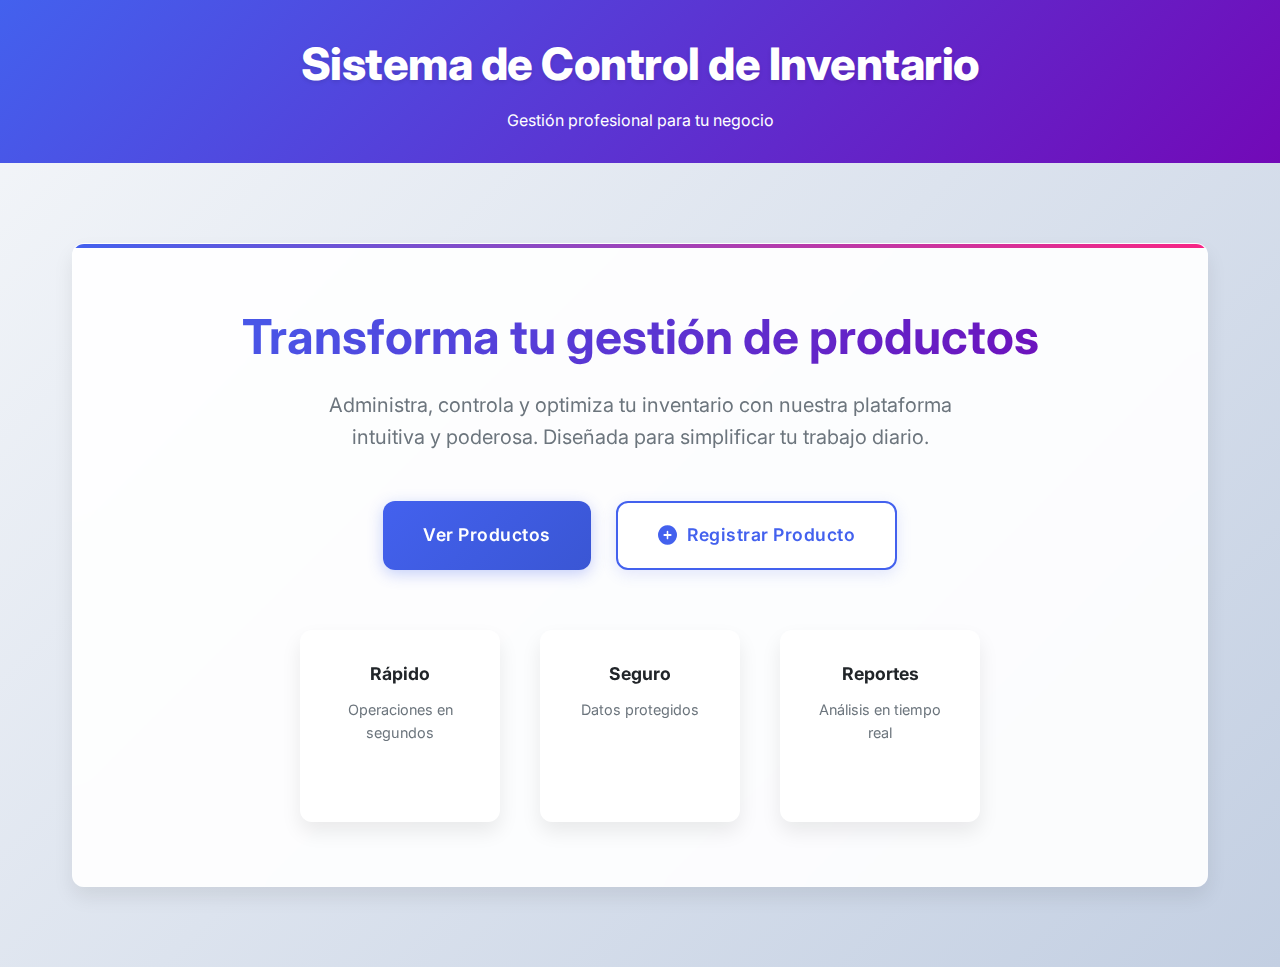
<file: index.html>
<!DOCTYPE html>
<html lang="es">
<head>
    <meta charset="UTF-8">
    <meta name="viewport" content="width=device-width, initial-scale=1.0">
    <title>Sistema de Inventario Inteligente</title>
    <link rel="stylesheet" href="css/style.css">
    <link rel="stylesheet" href="https://cdnjs.cloudflare.com/ajax/libs/font-awesome/6.4.0/css/all.min.css">
    <link href="https://fonts.googleapis.com/css2?family=Inter:wght@300;400;500;600;700;800&display=swap" rel="stylesheet">
</head>
<body>

<header>
    <h1>Sistema de Control de Inventario</h1>
    <p>Gestión profesional para tu negocio</p>
</header>

<section class="hero">
    <div class="hero-content">
        <h2>Transforma tu gestión de productos</h2>
        <p>Administra, controla y optimiza tu inventario con nuestra plataforma intuitiva y poderosa. Diseñada para simplificar tu trabajo diario.</p>

        <div class="buttons">
            <a href="productos.html" class="btn primary">
                Ver Productos
            </a>
            <a href="registrar.html" class="btn secondary">
                <i class="fas fa-plus-circle"></i>
                Registrar Producto
            </a>
        </div>

        <div class="features">
            <div class="feature">
                <h3>Rápido</h3>
                <p>Operaciones en segundos</p>
            </div>
            <div class="feature">
                <h3>Seguro</h3>
                <p>Datos protegidos</p>
            </div>
            <div class="feature">
                <h3>Reportes</h3>
                <p>Análisis en tiempo real</p>
            </div>
        </div>
    </div>
</section>

</body>
</html>
</file>
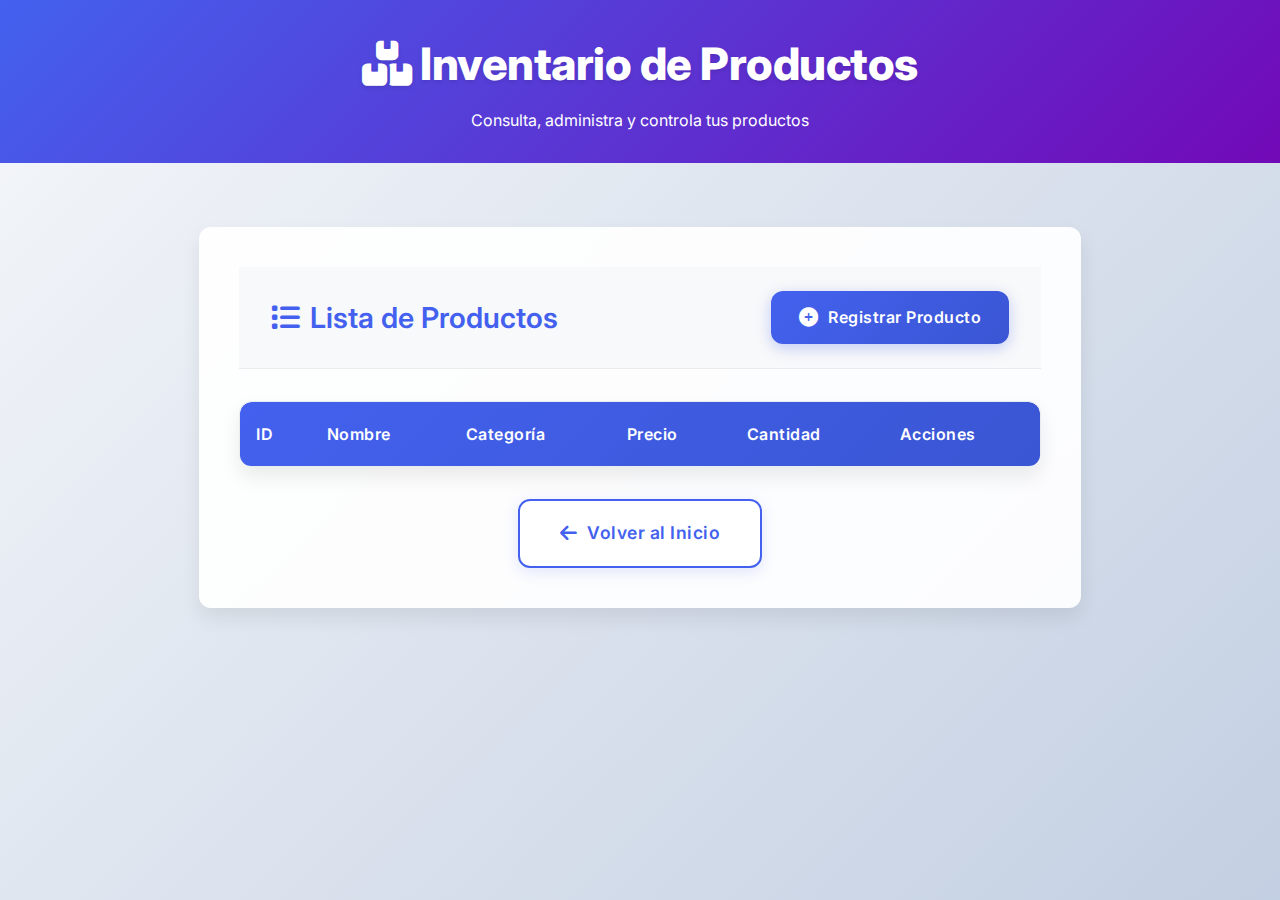
<file: editar.html>
<!DOCTYPE html> 
<html lang="es"> 
<head> 
    <meta charset="UTF-8"> 
    <meta name="viewport" content="width=device-width, initial-scale=1.0"> 
    <title>Editar Producto | Sistema de Inventario</title> 
    <link rel="stylesheet" href="css/style.css"> 
    <link href="https://fonts.googleapis.com/css2?family=Inter..." rel="stylesheet"> 
</head>
<body> 

<header> 
    <h1>Editar Producto</h1> 
    <p>Modifica la información del producto</p> 
</header>

<main class="container"> 
    <div class="top-bar"> 
        <h2>Editar Producto</h2> 
        <a href="productos.html" class="btn secondary">Volver a Productos</a>
    </div>

    <div class="form-card"> 
        <form id="form-editar"> 
            <div class="form-group">
                <label for="nombre">Nombre del Producto *</label>
                <input type="text" id="nombre" name="nombre" required> 
            </div>

            <div class="form-group"> 
                <label for="categoria">Categoría *</label>
                <input type="text" id="categoria" name="categoria" required> 
            </div>

            <div class="form-row"> 
                <div class="form-group">
                    <label for="precio">Precio *</label>
                    <input type="number" id="precio" name="precio" required step="0.01" min="0.01">
                </div>

                <div class="form-group"> 
                    <label for="cantidad">Cantidad en Stock *</label>
                    <input type="number" id="cantidad" name="cantidad" required min="0">
                </div>
            </div>

            <div class="form-actions"> <!-- Acciones de formulario -->
                <a href="productos.html" class="btn secondary">Cancelar</a> 
                <button type="submit" class="btn primary" id="btn-actualizar">Actualizar Producto</button> 
            </div>
        </form>
    </div>
</main>

<script>
// 1. Obtener id de la url
const urlParams = new URLSearchParams(window.location.search); // Crea objeto para leer parámetros URL
const productoId = urlParams.get('id'); 
const API_URL = "https://inventario-backend-production-4123.up.railway.app/api/productos/" + productoId;
/**
     * URL base para consumir el desde local.
     * const API_URL = "http://localhost:8080/api/productos";
    */

// 2. Cargar datos del producto
fetch(API_URL) // Hace petición GET a la API
    .then(respuesta => respuesta.json()) 
    .then(producto => { // Recibe datos del producto
        // Llena el formulario
        document.getElementById("nombre").value = producto.nombre; 
        document.getElementById("categoria").value = producto.categoria; 
        document.getElementById("precio").value = producto.precio; 
        document.getElementById("cantidad").value = producto.cantidad; 
    })
    .catch(error => { // Manejo de errores
        console.error("Error al cargar producto:", error); 
        alert("Error al cargar el producto"); 
        window.location.href = "productos.html"; // Redirige a lista productos
    });

// 3. Enviar formulario (para actualizar el producto)
document.getElementById("form-editar").addEventListener("submit", function(evento) { 
    evento.preventDefault(); 
    
    // Cambia estado botón
    const boton = document.getElementById("btn-actualizar"); 
    const textoOriginal = boton.textContent; // Guarda texto original
    boton.textContent = "Actualizando..."; 
    boton.disabled = true; 
    
    // Prepara datos
    const datos = { 
        nombre: document.getElementById("nombre").value, 
        categoria: document.getElementById("categoria").value, 
        precio: parseFloat(document.getElementById("precio").value), 
        cantidad: parseInt(document.getElementById("cantidad").value) 
    };
    
    // Envía datos a API
    fetch(API_URL, { 
        method: "PUT", 
        headers: {"Content-Type": "application/json"}, 
        body: JSON.stringify(datos) 
    })
    .then(respuesta => { // Maneja respuesta
        if (respuesta.ok) { 
            alert("Producto actualizado"); 
            window.location.href = "productos.html"; // Redirige a lista productos
        } else { 
            throw new Error("Error en la actualización"); // Lanza error
        }
    })
    .catch(error => { // Manejo de errores
        alert("Error al actualizar producto"); 
        console.error(error); 
    })
    .finally(() => { 
        boton.textContent = textoOriginal; 
        boton.disabled = false; 
    });
});
</script> 

</body> 
</html>
</file>
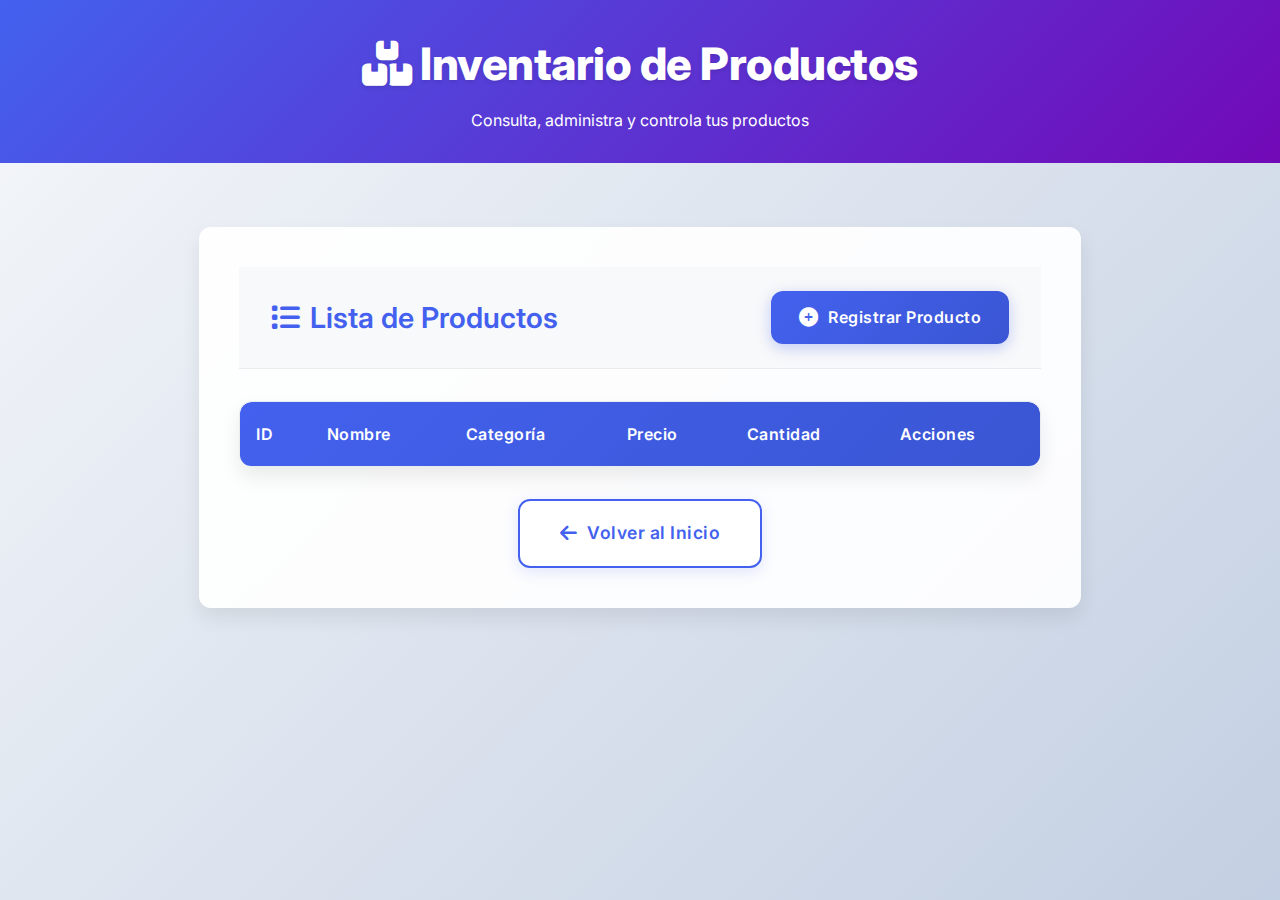
<file: productos.html>
<!DOCTYPE html>
<html lang="es">
<head>
    <meta charset="UTF-8">
    <meta name="viewport" content="width=device-width, initial-scale=1.0">
    <title>Productos | Sistema de Inventario</title>
    <link rel="stylesheet" href="css/style.css">
    <link rel="stylesheet" href="css/Producto.css">
    <link rel="stylesheet" 
          href="https://cdnjs.cloudflare.com/ajax/libs/font-awesome/6.4.0/css/all.min.css">
    <link href="https://fonts.googleapis.com/css2?family=Inter:wght@300;400;500;600;700;800&display=swap" rel="stylesheet">
</head>
<body>

<header>
    <h1><i class="fas fa-boxes"></i> Inventario de Productos</h1>
    <p>Consulta, administra y controla tus productos</p>
</header>

<main class="container">
    <div class="top-bar">
        <h2><i class="fas fa-list"></i> Lista de Productos</h2>
        <a href="registrar.html" class="btn primary">
            <i class="fas fa-plus-circle"></i> Registrar Producto
        </a>
    </div>

    <div class="table-card">
        <table>
            <thead>
                <tr>
                    <th>ID</th>
                    <th>Nombre</th>
                    <th>Categoría</th>
                    <th>Precio</th>
                    <th>Cantidad</th>
                    <th>Acciones</th>
                </tr>
            </thead>
            <tbody id="tabla-productos">
                <!-- Cargando... -->
            </tbody>
        </table>
    </div>
    
    <div style="margin-top: 2rem; text-align: center;">
        <a href="index.html" class="btn secondary">
            <i class="fas fa-arrow-left"></i> Volver al Inicio
        </a>
    </div>

</main>
<script src="js/app.js"></script>

</body>
</html>
</file>
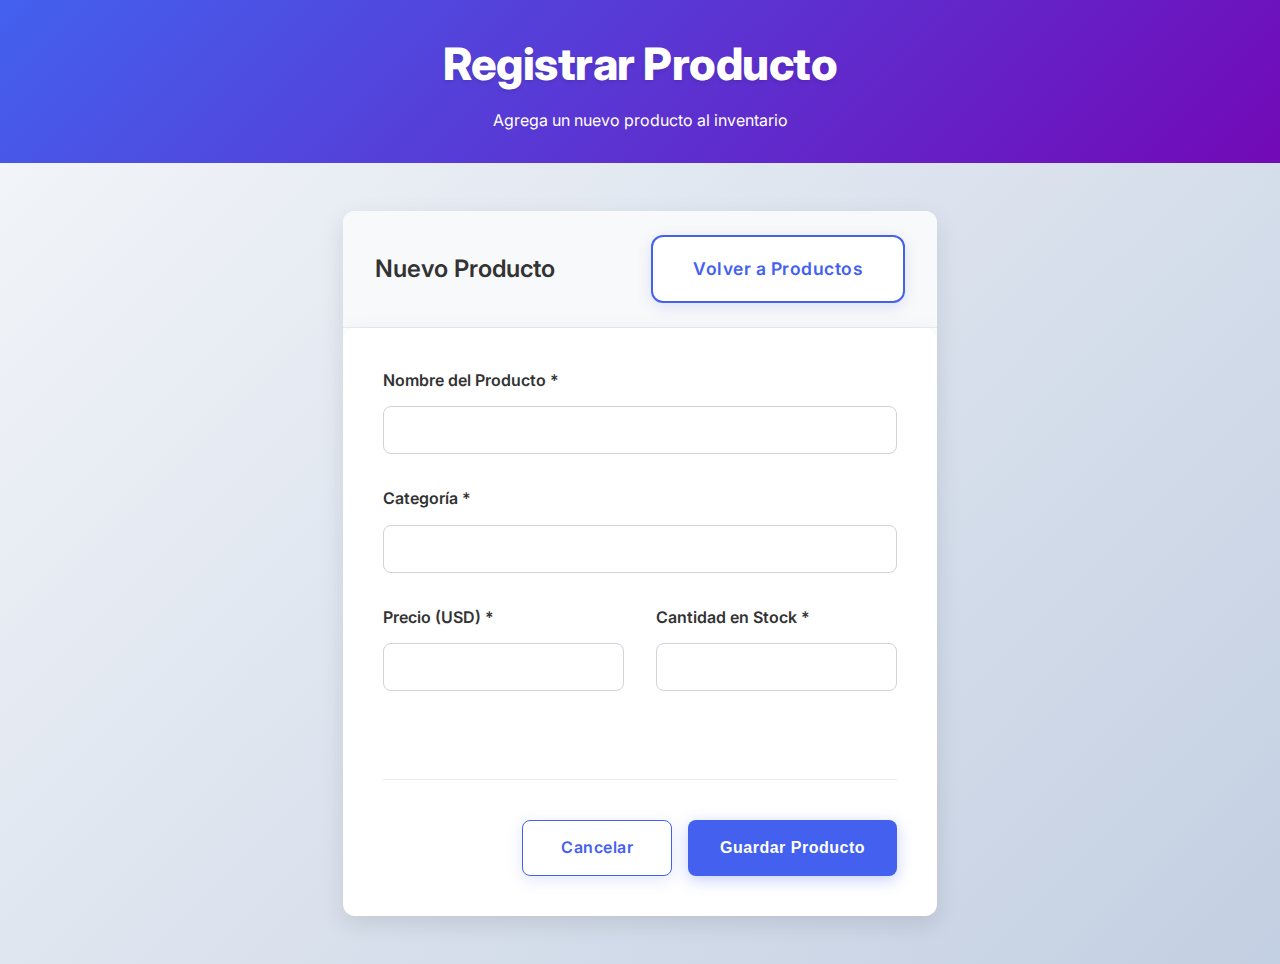
<file: registrar.html>
<!DOCTYPE html>
<html lang="es">
<head>
    <meta charset="UTF-8">
    <meta name="viewport" content="width=device-width, initial-scale=1.0">
    <title>Registrar Producto | Sistema de Inventario</title>
    <link rel="stylesheet" href="css/style.css">
    <link href="https://fonts.googleapis.com/css2?family=Inter:wght@300;400;500;600;700;800&display=swap" rel="stylesheet">
</head>
<body>

<header>
    <h1>Registrar Producto</h1>
    <p>Agrega un nuevo producto al inventario</p>
</header>

<main class="container">
    <div class="form-wrapper">
        <div class="top-bar">
            <h2>Nuevo Producto</h2>
            <a href="productos.html" class="btn secondary">Volver a Productos</a>
        </div>

        <div class="form-card">
            <form id="form-registrar">
                <div class="form-group">
                    <label for="nombre">Nombre del Producto *</label>
                    <input type="text" id="nombre" name="nombre" required>
                </div>

                <div class="form-group">
                    <label for="categoria">Categoría *</label>
                    <input type="text" id="categoria" name="categoria" required>
                </div>

                <div class="form-row">
                    <div class="form-group">
                        <label for="precio">Precio (USD) *</label>
                        <input type="number" id="precio" name="precio" required step="0.01" min="0.01">
                    </div>

                    <div class="form-group">
                        <label for="cantidad">Cantidad en Stock *</label>
                        <input type="number" id="cantidad" name="cantidad" required min="0">
                    </div>
                </div>

                <div class="form-actions">
                    <a href="productos.html" class="btn secondary">Cancelar</a>
                    <button type="submit" class="btn primary" id="btn-guardar">Guardar Producto</button>
                </div>
            </form>
        </div>
    </div>

</main>

<script>
    // URL de la API en producción
    const API_URL = "https://inventario-backend-production-4123.up.railway.app/api/productos";
    /**
     * URL base para consumir el desde local.
     * const API_URL = "http://localhost:8080/api/productos";
    */

    // Escuchar cuando se envíe el formulario
    document.getElementById('form-registrar').addEventListener('submit', async function(e) {
        e.preventDefault(); // Evita que la página se recargue
        
        // Cambiar estado del botón mientras procesa
        const btnGuardar = document.getElementById('btn-guardar');
        const originalText = btnGuardar.textContent; // Guarda texto original
        btnGuardar.textContent = 'Guardando...';
        btnGuardar.disabled = true; // Desactiva para evitar doble clic
        
        // Crear objeto con los datos del formulario
        const producto = {
            nombre: document.getElementById('nombre').value.trim(), // trim() elimina espacios en blanco
            categoria: document.getElementById('categoria').value.trim(),
            precio: parseFloat(document.getElementById('precio').value), // Convierte a decimal
            cantidad: parseInt(document.getElementById('cantidad').value) // Convierte a entero
        };
        
        // Enviar producto a la API
        try {
            // await espera la respuesta del servidor antes de continuar
            const response = await fetch(API_URL, {
                method: 'POST', // POST se usa para crear nuevos recursos
                headers: {'Content-Type': 'application/json'}, // Indica que enviamos JSON
                body: JSON.stringify(producto) // Convierte objeto a texto JSON
            });
            
            // Verificar si la respuesta fue exitosa
            if (response.ok) {
                alert('Producto registrado exitosamente');
                window.location.href = 'productos.html'; // Redirige a lista de productos
            } else {
                throw new Error('Error en el servidor'); // Lanza error si algo salió mal
            }
        } catch (error) {
            // Captura cualquier error de red o del servidor
            alert('Error al registrar el producto');
            console.error('Error:', error);
        } finally {
            // Se ejecuta siempre, haya éxito o error
            btnGuardar.textContent = originalText; // Restaura texto del botón
            btnGuardar.disabled = false; // Reactiva el botón
        }
    });
</script>

</body>
</html>
</file>
<file: css/style.css>
:root {
    --primary: #4361ee;
    --primary-dark: #3a56d4;
    --primary-light: #4895ef;
    --secondary: #7209b7;
    --accent: #f72585;
    --light: #f8f9fa;
    --dark: #212529;
    --gray: #6c757d;
    --gray-light: #e9ecef;
    --success: #4cc9f0;
    --shadow: 0 10px 20px rgba(0, 0, 0, 0.08);
    --shadow-hover: 0 15px 30px rgba(0, 0, 0, 0.12);
    --radius: 12px;
    --transition: all 0.3s cubic-bezier(0.4, 0, 0.2, 1);
}

* {
    margin: 0;
    padding: 0;
    box-sizing: border-box;
}

body {
    font-family: 'Inter', -apple-system, BlinkMacSystemFont, 'Segoe UI', Roboto, Oxygen, Ubuntu, sans-serif;
    background: linear-gradient(135deg, #f5f7fa 0%, #c3cfe2 100%);
    color: var(--dark);
    display: flex;
    flex-direction: column;
    min-height: 100vh;
    line-height: 1.6;
}

header {
    background: linear-gradient(135deg, var(--primary) 0%, var(--secondary) 100%);
    padding: 1.8rem 0;
    text-align: center;
    color: white;
    position: relative;
    overflow: hidden;
}

header::before {
    content: '';
    position: absolute;
    top: 0;
    left: 0;
    right: 0;
    bottom: 0;
    
}

header h1 {
    font-size: 2.8rem;
    font-weight: 800;
    letter-spacing: -0.5px;
    position: relative;
    margin-bottom: 0.5rem;
    text-shadow: 0 2px 4px rgba(0,0,0,0.1);
}

header h1::before {
    margin-right: 15px;
    font-size: 2.5rem;
}

.hero {
    text-align: center;
    padding: 5rem 2rem;
    max-width: 1200px;
    margin: 0 auto;
    width: 100%;
}

.hero-content {
    background: rgba(255, 255, 255, 0.92);
    backdrop-filter: blur(10px);
    padding: 4rem;
    border-radius: var(--radius);
    box-shadow: var(--shadow);
    border: 1px solid rgba(255, 255, 255, 0.2);
    position: relative;
    overflow: hidden;
}

.hero-content::before {
    content: '';
    position: absolute;
    top: 0;
    left: 0;
    right: 0;
    height: 4px;
    background: linear-gradient(to right, var(--primary), var(--accent));
}

.hero h2 {
    font-size: 3rem;
    margin-bottom: 1.5rem;
    color: var(--dark);
    font-weight: 700;
    line-height: 1.2;
    background: linear-gradient(135deg, var(--primary) 0%, var(--secondary) 100%);
    -webkit-background-clip: text;
    -webkit-text-fill-color: transparent;
    background-clip: text;
}

.hero p {
    font-size: 1.25rem;
    margin-bottom: 3rem;
    color: var(--gray);
    max-width: 700px;
    margin-left: auto;
    margin-right: auto;
}

.buttons {
    display: flex;
    justify-content: center;
    gap: 25px;
    flex-wrap: wrap;
}

.btn {
    text-decoration: none;
    padding: 18px 40px;
    font-size: 1.1rem;
    border-radius: var(--radius);
    font-weight: 600;
    transition: var(--transition);
    display: inline-flex;
    align-items: center;
    justify-content: center;
    gap: 10px;
    position: relative;
    overflow: hidden;
    letter-spacing: 0.5px;
    min-width: 200px;
}

.btn::before {
    content: '';
    position: absolute;
    top: 0;
    left: -100%;
    width: 100%;
    height: 100%;
    background: linear-gradient(90deg, transparent, rgba(255,255,255,0.2), transparent);
    transition: 0.5s;
}

.btn:hover::before {
    left: 100%;
}

.btn.primary {
    background: linear-gradient(135deg, var(--primary) 0%, var(--primary-dark) 100%);
    color: white;
    box-shadow: 0 4px 15px rgba(67, 97, 238, 0.3);
}

.btn.primary:hover {
    transform: translateY(-3px);
    box-shadow: var(--shadow-hover);
    background: linear-gradient(135deg, var(--primary-light) 0%, var(--primary) 100%);
}

.btn.secondary {
    background: white;
    border: 2px solid var(--primary);
    color: var(--primary);
    box-shadow: 0 4px 15px rgba(67, 97, 238, 0.15);
}

.btn.secondary:hover {
    transform: translateY(-3px);
    background: var(--primary);
    color: white;
    box-shadow: var(--shadow-hover);
}

.btn i {
    font-size: 1.2rem;
}

.features {
    display: flex;
    justify-content: center;
    gap: 40px;
    margin-top: 60px;
    flex-wrap: wrap;
}

.feature {
    background: white;
    padding: 30px;
    border-radius: var(--radius);
    box-shadow: var(--shadow);
    text-align: center;
    width: 200px;
    transition: var(--transition);
}

.feature:hover {
    transform: translateY(-5px);
    box-shadow: var(--shadow-hover);
}

.feature-icon {
    font-size: 2.5rem;
    margin-bottom: 15px;
    color: var(--primary);
}

.feature h3 {
    font-size: 1.1rem;
    color: var(--dark);
    margin-bottom: 10px;
}

.feature p {
    font-size: 0.9rem;
    color: var(--gray);
}


footer {
    margin-top: auto;
    text-align: center;
    padding: 2.5rem;
    color: var(--gray);
    font-size: 0.95rem;
    background: rgba(255, 255, 255, 0.9);
    backdrop-filter: blur(10px);
    border-top: 1px solid var(--gray-light);
}

footer p {
    margin-bottom: 0.5rem;
}

footer .highlight {
    color: var(--primary);
    font-weight: 600;
}

@keyframes fadeInUp {
    from {
        opacity: 0;
        transform: translateY(30px);
    }
    to {
        opacity: 1;
        transform: translateY(0);
    }
}

.hero-content {
    animation: fadeInUp 0.8s ease-out;
}


@media (max-width: 768px) {
    header h1 {
        font-size: 2.2rem;
    }
    
    .hero {
        padding: 3rem 1.5rem;
    }
    
    .hero-content {
        padding: 2.5rem 1.5rem;
    }
    
    .hero h2 {
        font-size: 2.2rem;
    }
    
    .hero p {
        font-size: 1.1rem;
    }
    
    .buttons {
        flex-direction: column;
        align-items: center;
    }
    
    .btn {
        width: 100%;
        max-width: 300px;
    }
    
    .features {
        gap: 20px;
    }
    
    .feature {
        width: 100%;
        max-width: 250px;
    }
}

@media (max-width: 480px) {
    header h1 {
        font-size: 1.8rem;
    }
    
    .hero h2 {
        font-size: 1.8rem;
    }
}

/* ===== Formulario para registrar un producto===== */

.container {
    max-width: 900px;
    margin: 3rem auto;
    padding: 0 20px;
}

.form-wrapper {
    background: white;
    border-radius: 12px;
    box-shadow: 0 8px 25px rgba(0, 0, 0, 0.1);
    overflow: hidden;
}

.form-card {
    background: white;
    border-radius: 12px;
    box-shadow: 0 8px 25px rgba(0, 0, 0, 0.1);
    overflow: hidden;
}

.top-bar {
    background: #f8f9fa;
    padding: 1.5rem 2rem;
    border-bottom: 1px solid #e9ecef;
    display: flex;
    justify-content: space-between;
    align-items: center;
}

.top-bar h2 {
    margin: 0;
    color: #333;
    font-size: 1.5rem;
    font-weight: 600;
}

.form-card {
    padding: 2.5rem;
}

.form-group {
    margin-bottom: 2rem;
}

.form-group label {
    display: block;
    font-weight: 600;
    color: #333;
    margin-bottom: 0.8rem;
    font-size: 1rem;
}

.form-group input {
    width: 100%;
    padding: 14px 16px;
    border: 1px solid #ced4da;
    border-radius: 8px;
    font-size: 1rem;
    transition: all 0.2s;
    background: #fff;
}

.form-group input:focus {
    outline: none;
    border-color: #4361ee;
    box-shadow: 0 0 0 3px rgba(67, 97, 238, 0.1);
}

.form-row {
    display: grid;
    grid-template-columns: 1fr 1fr;
    gap: 2rem;
    margin-bottom: 1rem;
}

/* Espacio entre los botones */
.form-actions {
    display: flex;
    justify-content: flex-end;
    gap: 1rem;
    margin-top: 3.5rem;  
    padding-top: 2.5rem;
    border-top: 1px solid #e9ecef;
}

.form-actions .btn {
    padding: 14px 32px;
    font-size: 1rem;
    border-radius: 8px;
    cursor: pointer;
    text-decoration: none;
    border: none;
    font-weight: 600;
    transition: all 0.2s;
    min-width: 150px;
    text-align: center;
}

.form-actions .btn.primary {
    background: #4361ee;
    color: white;
}

.form-actions .btn.primary:hover {
    background: #3a56d4;
}

.form-actions .btn.secondary {
    background: white;
    border: 1px solid #4361ee;
    color: #4361ee;
}

.form-actions .btn.secondary:hover {
    background: #f8f9fa;
}

/* Responsive */
@media (max-width: 768px) {
    .container {
        margin: 1rem auto;
        padding: 0 15px;
    }
    
    .form-card {
        padding: 1.5rem;
    }
    
    .top-bar {
        flex-direction: column;
        align-items: flex-start;
        gap: 1rem;
        padding: 1.5rem;
    }
    
    .top-bar .btn {
        width: 100%;
    }
    
    .form-row {
        grid-template-columns: 1fr;
        gap: 1.5rem;
    }
    
    .form-actions {
        flex-direction: column;
        margin-top: 2.5rem;
    }
    
    .form-actions .btn {
        width: 100%;
        min-width: auto;
    }
}
</file>
<file: css/Producto.css>
/* ==== ESTILOS ESPECÍFICOS PARA PRODUCTOS ==== */

.container .btn.primary {
    padding: 14px 28px;
    font-size: 1rem;
    min-width: auto;
}

.container .btn.primary:hover {
    transform: translateY(-2px);
}

.container {
    max-width: 1100px;
    margin: 4rem auto;
    background: rgba(255, 255, 255, 0.92);
    padding: 2.5rem;
    border-radius: var(--radius);
    box-shadow: var(--shadow);
    animation: fadeInUp 0.7s ease-out;
}

.top-bar {
    display: flex;
    justify-content: space-between;
    align-items: center;
    margin-bottom: 2rem;
    flex-wrap: wrap;
    gap: 1rem;
}

.top-bar h2 {
    font-size: 1.8rem;
    color: var(--primary);
    display: flex;
    align-items: center;
    gap: 10px;
}

.top-bar .btn {
    white-space: nowrap;
}

/* ==== TABLA MEJORADA ==== */
.table-card {
    overflow-x: auto;
    border-radius: var(--radius);
    border: 1px solid var(--gray-light);
    box-shadow: var(--shadow);
    margin-top: 1.5rem;
}

table {
    width: 100%;
    border-collapse: collapse;
    background: white;
    min-width: 800px;
}

thead {
    background: linear-gradient(135deg, var(--primary) 0%, var(--primary-dark) 100%);
    color: white;
}

thead th {
    padding: 1.2rem 1rem;
    font-size: 1rem;
    font-weight: 600;
    text-align: left;
    letter-spacing: 0.5px;
}

thead th:first-child {
    border-radius: var(--radius) 0 0 0;
}

thead th:last-child {
    border-radius: 0 var(--radius) 0 0;
}

tbody tr {
    transition: var(--transition);
    border-bottom: 1px solid var(--gray-light);
}

tbody tr:last-child {
    border-bottom: none;
}

tbody tr:nth-child(even) {
    background: rgba(67, 97, 238, 0.02);
}

tbody tr:hover {
    background: rgba(67, 97, 238, 0.08);
}

td {
    padding: 1rem;
    font-size: 0.95rem;
    color: var(--dark);
    text-align: left;
}

/* ==== BOTONES DE ACCIÓN ==== */
.actions {
    display: flex;
    gap: 10px;
    justify-content: center;
}

.action-btn {
    padding: 10px 18px;
    border-radius: 8px;
    font-size: 0.9rem;
    font-weight: 600;
    cursor: pointer;
    border: none;
    color: white;
    transition: var(--transition);
    display: inline-flex;
    align-items: center;
    gap: 8px;
    text-decoration: none;
}

.action-btn i {
    font-size: 1rem;
}

.edit {
    background: linear-gradient(135deg, var(--success) 0%, #38b6d9 100%);
}

.edit:hover {
    background: linear-gradient(135deg, #38b6d9 0%, var(--success) 100%);
    transform: translateY(-2px);
    box-shadow: 0 4px 12px rgba(76, 201, 240, 0.3);
}

.delete {
    background: linear-gradient(135deg, var(--accent) 0%, #d61d6e 100%);
}

.delete:hover {
    background: linear-gradient(135deg, #d61d6e 0%, var(--accent) 100%);
    transform: translateY(-2px);
    box-shadow: 0 4px 12px rgba(247, 37, 133, 0.3);
}

/* ==== ESTILOS PARA CELDAS ESPECÍFICAS ==== */
td:first-child {
    font-weight: 600;
    color: var(--primary);
}

td:nth-child(4) { /* Precio */
    font-weight: 600;
    color: #2ecc71;
}

td:nth-child(5) { /* Cantidad */
    font-weight: 600;
}

/* ==== MENSAJE SIN PRODUCTOS ==== */
.empty-message {
    text-align: center;
    padding: 3rem;
    color: var(--gray);
    font-style: italic;
}

.empty-message i {
    font-size: 3rem;
    margin-bottom: 1rem;
    color: var(--gray-light);
}

/* ==== RESPONSIVE PARA PRODUCTOS ==== */
@media (max-width: 768px) {
    .container {
        margin: 2rem 1rem;
        padding: 1.5rem;
    }
    
    .top-bar {
        flex-direction: column;
        align-items: stretch;
    }
    
    .top-bar h2 {
        text-align: center;
        justify-content: center;
    }
    
    .top-bar .btn {
        width: 100%;
    }
    
    .actions {
        flex-direction: column;
        gap: 8px;
    }
    
    .action-btn {
        width: 100%;
        justify-content: center;
    }
}

@media (max-width: 480px) {
    .container {
        padding: 1rem;
    }
    
    .top-bar h2 {
        font-size: 1.5rem;
    }
    
    thead th, td {
        padding: 0.8rem 0.5rem;
        font-size: 0.85rem;
    }
}
</file>
